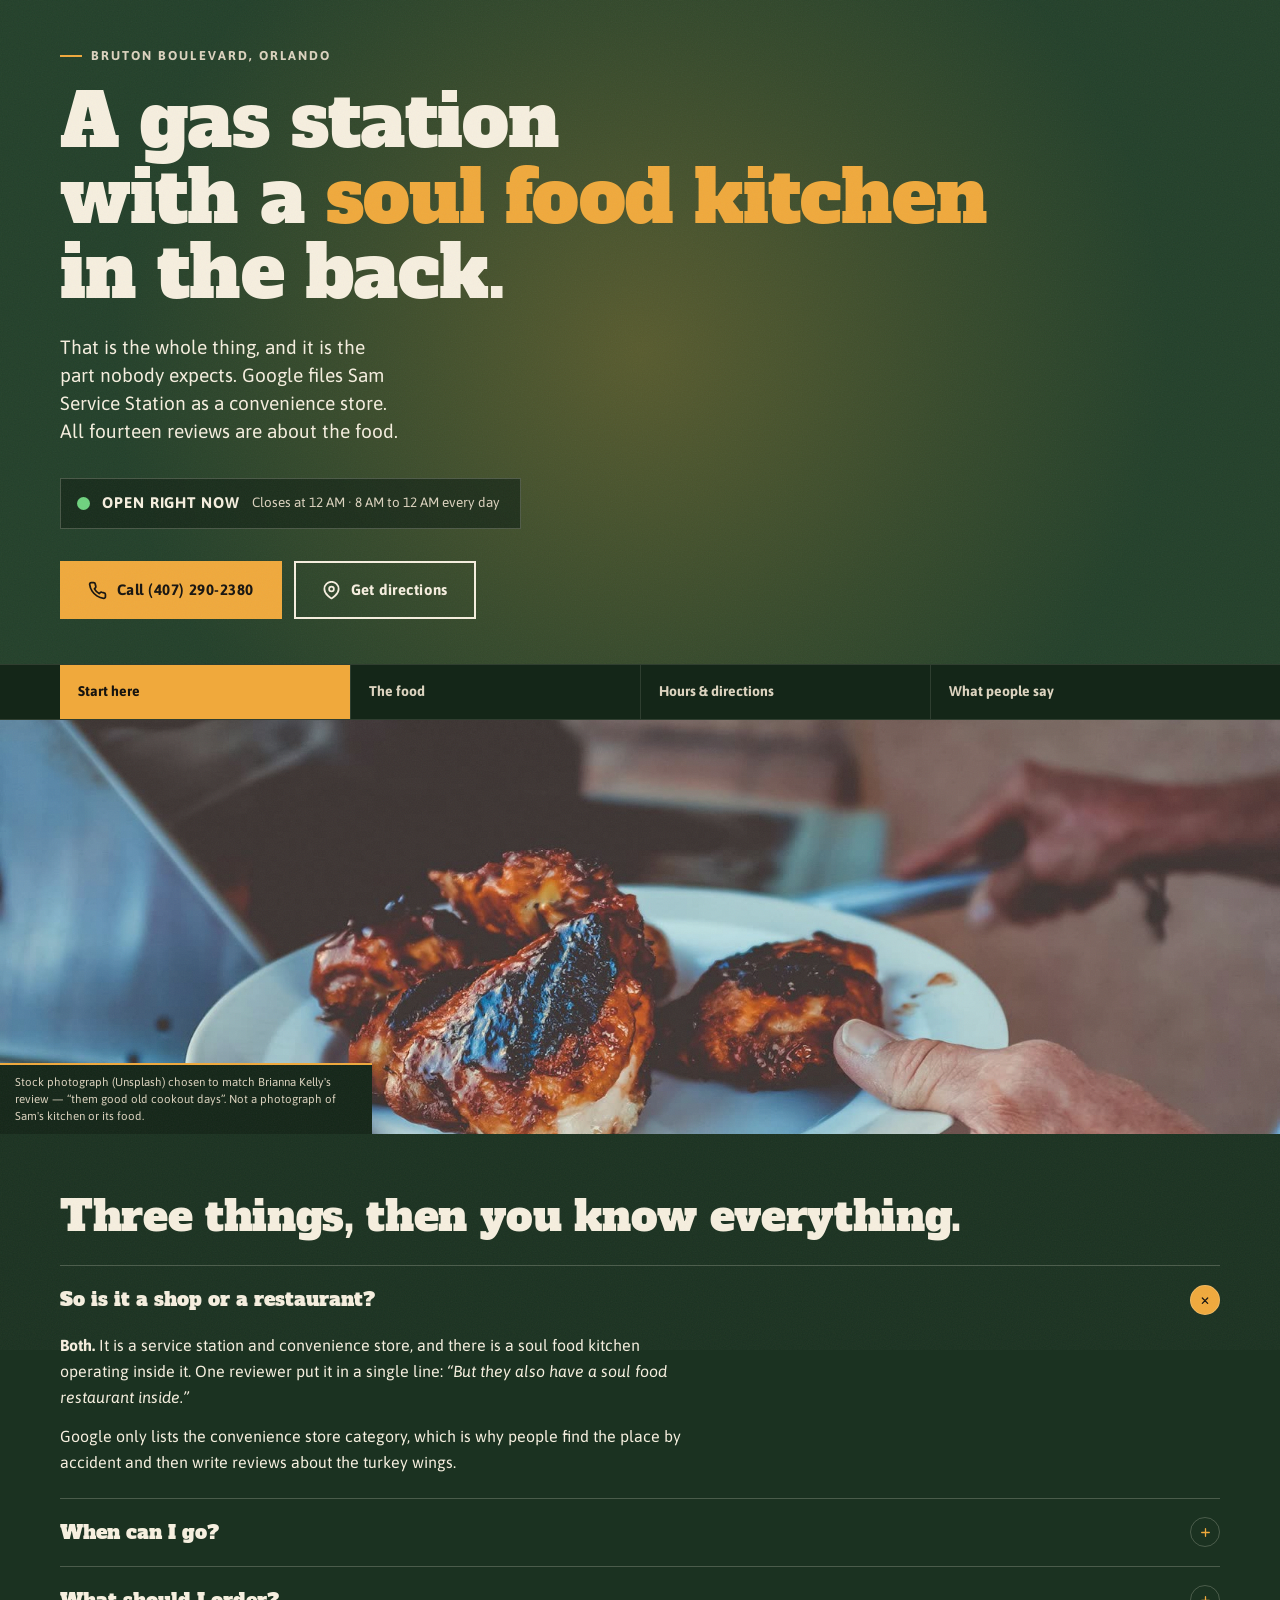
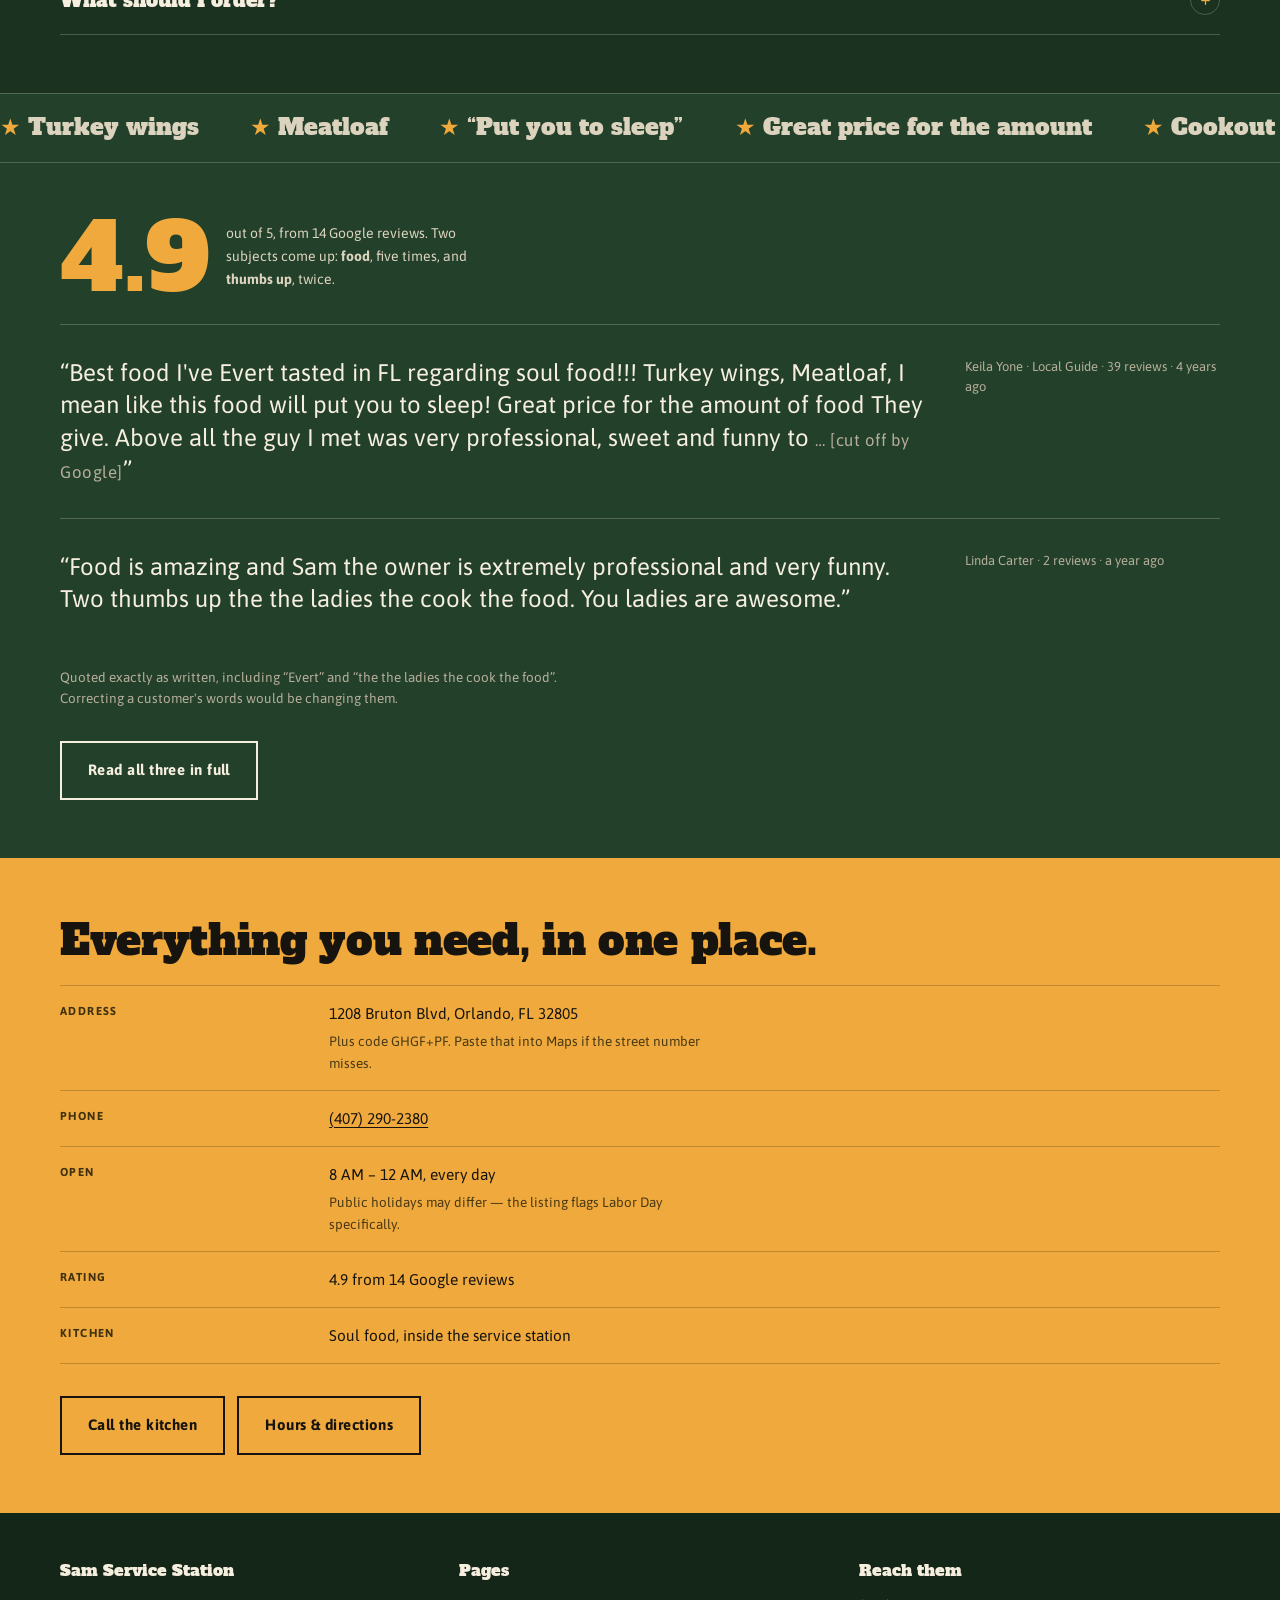
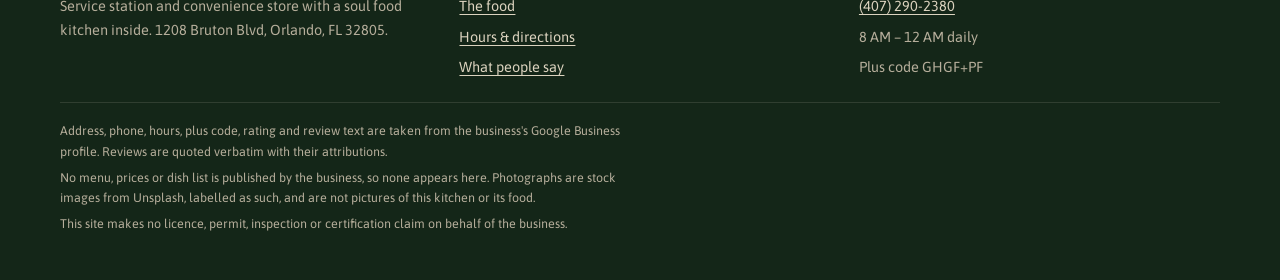
<file: index.html>
<!DOCTYPE html>
<html lang="en">
<head>
<meta charset="utf-8">
<meta name="viewport" content="width=device-width, initial-scale=1">
<title>Sam Service Station — soul food kitchen, 1208 Bruton Blvd, Orlando</title>
<meta name="description" content="A service station on Bruton Blvd with a soul food kitchen inside. Open 8 AM to 12 AM every day. 4.9 from 14 reviews. Call (407) 290-2380.">
<link rel="canonical" href="https://stevelouisjean0-byte.github.io/sam-service-station/index.html">
<meta name="theme-color" content="#23402A">
<link rel="icon" href="assets/favicon.svg" type="image/svg+xml">

<meta property="og:type" content="website">
<meta property="og:site_name" content="Sam Service Station">
<meta property="og:title" content="Sam Service Station — soul food kitchen, Orlando">
<meta property="og:description" content="Google files it as a convenience store. Every review is about the food.">
<meta property="og:url" content="https://stevelouisjean0-byte.github.io/sam-service-station/index.html">
<meta name="twitter:card" content="summary_large_image">
<meta property="og:image" content="https://stevelouisjean0-byte.github.io/sam-service-station/assets/img/cookout.jpg">

<link rel="preconnect" href="https://fonts.googleapis.com">
<link rel="preconnect" href="https://fonts.gstatic.com" crossorigin>
<link rel="stylesheet" href="https://fonts.googleapis.com/css2?family=Alfa+Slab+One&family=Asap:wght@400;500;600;700&display=swap">
<link rel="stylesheet" href="assets/site.css">

<script type="application/ld+json">
{
  "@context": "https://schema.org",
  "@type": "Restaurant",
  "name": "Sam Service Station Inc LLC",
  "description": "Convenience store with a soul food kitchen inside.",
  "servesCuisine": "Soul food",
  "telephone": "+1-407-290-2380",
  "url": "https://stevelouisjean0-byte.github.io/sam-service-station/",
  "address": {
    "@type": "PostalAddress",
    "streetAddress": "1208 Bruton Blvd",
    "addressLocality": "Orlando",
    "addressRegion": "FL",
    "postalCode": "32805",
    "addressCountry": "US"
  },
  "openingHoursSpecification": [{
    "@type": "OpeningHoursSpecification",
    "dayOfWeek": ["Monday","Tuesday","Wednesday","Thursday","Friday","Saturday","Sunday"],
    "opens": "08:00",
    "closes": "00:00"
  }]
}
</script>
</head>
<body>

<span class="grain" aria-hidden="true"></span>
<a class="skip" href="#main">Skip to content</a>

<header class="band sign">
  <div class="hold">
    <p class="kind"><i aria-hidden="true"></i> Bruton Boulevard, Orlando</p>

    <h1 class="name">A gas station<br>with a <em>soul food kitchen</em><br>in the back.</h1>

    <p class="plain">That is the whole thing, and it is the part nobody expects. Google files Sam Service Station as a convenience store. All fourteen reviews are about the food.</p>

    <!-- Without JavaScript this still states the published hours, which are
         true at any hour. The script upgrades it to a live answer. -->
    <p class="now" data-now data-open="unknown">
      <span class="dot" aria-hidden="true"></span>
      <b data-now-label>Open 8 AM &ndash; 12 AM</b>
      <span data-now-detail>Every day of the week</span>
    </p>

    <div class="acts">
      <a class="btn btn--go" href="tel:+14072902380">
        <svg width="19" height="19" viewBox="0 0 24 24" fill="none" stroke="currentColor" stroke-width="2.2" stroke-linecap="round" stroke-linejoin="round" aria-hidden="true"><path d="M22 16.9v3a2 2 0 0 1-2.2 2 19.8 19.8 0 0 1-8.6-3.1 19.5 19.5 0 0 1-6-6A19.8 19.8 0 0 1 2.1 4.2 2 2 0 0 1 4.1 2h3a2 2 0 0 1 2 1.7c.1 1 .4 1.9.7 2.8a2 2 0 0 1-.5 2.1L8.1 9.9a16 16 0 0 0 6 6l1.3-1.3a2 2 0 0 1 2.1-.4c.9.3 1.8.6 2.8.7a2 2 0 0 1 1.7 2Z"/></svg>
        Call (407) 290-2380
      </a>
      <a class="btn" href="https://www.google.com/maps/search/?api=1&amp;query=Sam+Service+Station+1208+Bruton+Blvd+Orlando+FL+32805" target="_blank" rel="noopener">
        <svg width="19" height="19" viewBox="0 0 24 24" fill="none" stroke="currentColor" stroke-width="2.2" stroke-linecap="round" stroke-linejoin="round" aria-hidden="true"><path d="M21 10c0 7-9 12-9 12s-9-5-9-12a9 9 0 0 1 18 0Z"/><circle cx="12" cy="10" r="3"/></svg>
        Get directions
      </a>
    </div>
  </div>
</header>

<nav class="nav" aria-label="Main">
  <ul>
    <li><a href="index.html" aria-current="page">Start here</a></li>
    <li><a href="food.html">The food</a></li>
    <li><a href="visit.html">Hours &amp; directions</a></li>
    <li><a href="reviews.html">What people say</a></li>
  </ul>
</nav>

<main id="main">

  <figure class="plate">
    <img src="assets/img/cookout.jpg" width="1700" height="1294" alt="A plate of barbecued chicken being handed across, cooked outdoors" fetchpriority="high" decoding="async">
    <figcaption>Stock photograph (Unsplash) chosen to match Brianna Kelly&#39;s review &mdash; &ldquo;them good old cookout days&rdquo;. Not a photograph of Sam&#39;s kitchen or its food.</figcaption>
  </figure>

  <section class="band band--mid section">
    <div class="hold">
      <h2 class="h-big">Three things, then you know everything.</h2>

      <div class="qs">
        <details class="q" open>
          <summary>So is it a shop or a restaurant?<span class="q-mark" aria-hidden="true"><svg width="13" height="13" viewBox="0 0 24 24" fill="none" stroke="currentColor" stroke-width="2.4" stroke-linecap="round"><path d="M12 5v14M5 12h14"/></svg></span></summary>
          <div class="q-body prose">
            <p><strong>Both.</strong> It is a service station and convenience store, and there is a soul food kitchen operating inside it. One reviewer put it in a single line: <em>&ldquo;But they also have a soul food restaurant inside.&rdquo;</em></p>
            <p>Google only lists the convenience store category, which is why people find the place by accident and then write reviews about the turkey wings.</p>
          </div>
        </details>

        <details class="q">
          <summary>When can I go?<span class="q-mark" aria-hidden="true"><svg width="13" height="13" viewBox="0 0 24 24" fill="none" stroke="currentColor" stroke-width="2.4" stroke-linecap="round"><path d="M12 5v14M5 12h14"/></svg></span></summary>
          <div class="q-body prose">
            <p><strong>8 AM to 12 AM, seven days a week.</strong> Same hours every day, including Sunday. The sign at the top of this page checks the clock on your device and tells you whether that means open right now.</p>
            <p>One caution the listing itself raises: on public holidays the hours may differ. Labor Day is flagged specifically. Ring first on a holiday.</p>
          </div>
        </details>

        <details class="q">
          <summary>What should I order?<span class="q-mark" aria-hidden="true"><svg width="13" height="13" viewBox="0 0 24 24" fill="none" stroke="currentColor" stroke-width="2.4" stroke-linecap="round"><path d="M12 5v14M5 12h14"/></svg></span></summary>
          <div class="q-body prose">
            <p>There is <strong>no menu published anywhere</strong>, so this site will not print one. What customers name by hand is <strong>turkey wings</strong> and <strong>meatloaf</strong>, both from the same review.</p>
            <p>The honest answer is to call and ask what is cooked today. <a href="food.html">The food page</a> lays out everything customers have actually said, and nothing else.</p>
          </div>
        </details>
      </div>
    </div>
  </section>

  <div class="ticker" tabindex="0" aria-label="Dishes customers have named in reviews">
    <div class="ticker-in" aria-hidden="true">
      <span>Turkey wings</span><span>Meatloaf</span><span>&ldquo;Put you to sleep&rdquo;</span><span>Great price for the amount</span><span>Cookout days</span><span>Two thumbs up</span>
      <span>Turkey wings</span><span>Meatloaf</span><span>&ldquo;Put you to sleep&rdquo;</span><span>Great price for the amount</span><span>Cookout days</span><span>Two thumbs up</span>
    </div>
    <p class="fine" style="position: absolute; left: -9999px">Turkey wings, meatloaf, and phrases quoted from customer reviews.</p>
  </div>

  <section class="band section">
    <div class="hold">
      <div class="score">
        <b>4.9</b>
        <span>out of 5, from 14 Google reviews. Two subjects come up: <strong>food</strong>, five times, and <strong>thumbs up</strong>, twice.</span>
      </div>

      <div class="said" style="margin-top: 26px">
        <q>Best food I&#39;ve Evert tasted in FL regarding soul food!!! Turkey wings, Meatloaf, I mean like this food will put you to sleep! Great price for the amount of food They give. Above all the guy I met was very professional, sweet and funny to <span class="trunc">&hellip; [cut off by Google]</span></q>
        <cite>Keila Yone &middot; Local Guide &middot; 39 reviews &middot; 4 years ago</cite>
      </div>

      <div class="said">
        <q>Food is amazing and Sam the owner is extremely professional and very funny. Two thumbs up the the ladies the cook the food. You ladies are awesome.</q>
        <cite>Linda Carter &middot; 2 reviews &middot; a year ago</cite>
      </div>

      <p class="fine" style="margin-top: 20px">Quoted exactly as written, including &ldquo;Evert&rdquo; and &ldquo;the the ladies the cook the food&rdquo;. Correcting a customer&#39;s words would be changing them.</p>

      <div class="acts">
        <a class="btn" href="reviews.html">Read all three in full</a>
      </div>
    </div>
  </section>

  <section class="band band--amber section">
    <div class="hold">
      <h2 class="h-big">Everything you need, in one place.</h2>
      <div class="facts">
        <div><span class="k">Address</span><span class="v">1208 Bruton Blvd, Orlando, FL 32805<small>Plus code GHGF+PF. Paste that into Maps if the street number misses.</small></span></div>
        <div><span class="k">Phone</span><span class="v"><a href="tel:+14072902380">(407) 290-2380</a></span></div>
        <div><span class="k">Open</span><span class="v">8 AM &ndash; 12 AM, every day<small>Public holidays may differ &mdash; the listing flags Labor Day specifically.</small></span></div>
        <div><span class="k">Rating</span><span class="v">4.9 from 14 Google reviews</span></div>
        <div><span class="k">Kitchen</span><span class="v">Soul food, inside the service station</span></div>
      </div>
      <div class="acts">
        <a class="btn" href="tel:+14072902380">Call the kitchen</a>
        <a class="btn" href="visit.html">Hours &amp; directions</a>
      </div>
    </div>
  </section>
</main>

<footer class="band foot">
  <div class="hold">
    <div class="foot-grid">
      <div>
        <h4>Sam Service Station</h4>
        <p>Service station and convenience store with a soul food kitchen inside. 1208 Bruton Blvd, Orlando, FL 32805.</p>
      </div>
      <div>
        <h4>Pages</h4>
        <ul>
          <li><a href="food.html">The food</a></li>
          <li><a href="visit.html">Hours &amp; directions</a></li>
          <li><a href="reviews.html">What people say</a></li>
        </ul>
      </div>
      <div>
        <h4>Reach them</h4>
        <ul>
          <li><a href="tel:+14072902380">(407) 290-2380</a></li>
          <li>8 AM &ndash; 12 AM daily</li>
          <li>Plus code GHGF+PF</li>
        </ul>
      </div>
    </div>
    <div class="foot-legal">
      <p>Address, phone, hours, plus code, rating and review text are taken from the business&#39;s Google Business profile. Reviews are quoted verbatim with their attributions.</p>
      <p>No menu, prices or dish list is published by the business, so none appears here. Photographs are stock images from Unsplash, labelled as such, and are not pictures of this kitchen or its food.</p>
      <p>This site makes no licence, permit, inspection or certification claim on behalf of the business.</p>
    </div>
  </div>
</footer>

<nav class="callbar" aria-label="Quick actions">
  <a class="solid" href="tel:+14072902380">Call</a>
  <a href="https://www.google.com/maps/search/?api=1&amp;query=Sam+Service+Station+1208+Bruton+Blvd+Orlando+FL+32805" target="_blank" rel="noopener">Directions</a>
</nav>

<script>
/* The live open sign, and today's row in the hours table.
   Hours are identical every day: 08:00 to 24:00 (midnight). So the only
   question is whether the local hour is 8 or later. No dependencies, and
   the markup already reads correctly if this never runs. */
(function () {
  var OPEN_HOUR = 8;
  function update() {
    var now = new Date();
    var open = now.getHours() >= OPEN_HOUR;
    var box = document.querySelector("[data-now]");
    if (box) {
      box.setAttribute("data-open", open ? "yes" : "no");
      var label = box.querySelector("[data-now-label]");
      var detail = box.querySelector("[data-now-detail]");
      if (label) label.textContent = open ? "Open right now" : "Closed right now";
      if (detail) detail.textContent = open
        ? "Closes at 12 AM · 8 AM to 12 AM every day"
        : "Opens at 8 AM · 8 AM to 12 AM every day";
    }
    var rows = document.querySelectorAll("[data-day]");
    for (var i = 0; i < rows.length; i++) {
      rows[i].setAttribute("data-today", Number(rows[i].getAttribute("data-day")) === now.getDay() ? "yes" : "no");
    }
  }
  update();
  setInterval(update, 60000);
})();
</script>

</body>
</html>
</file>
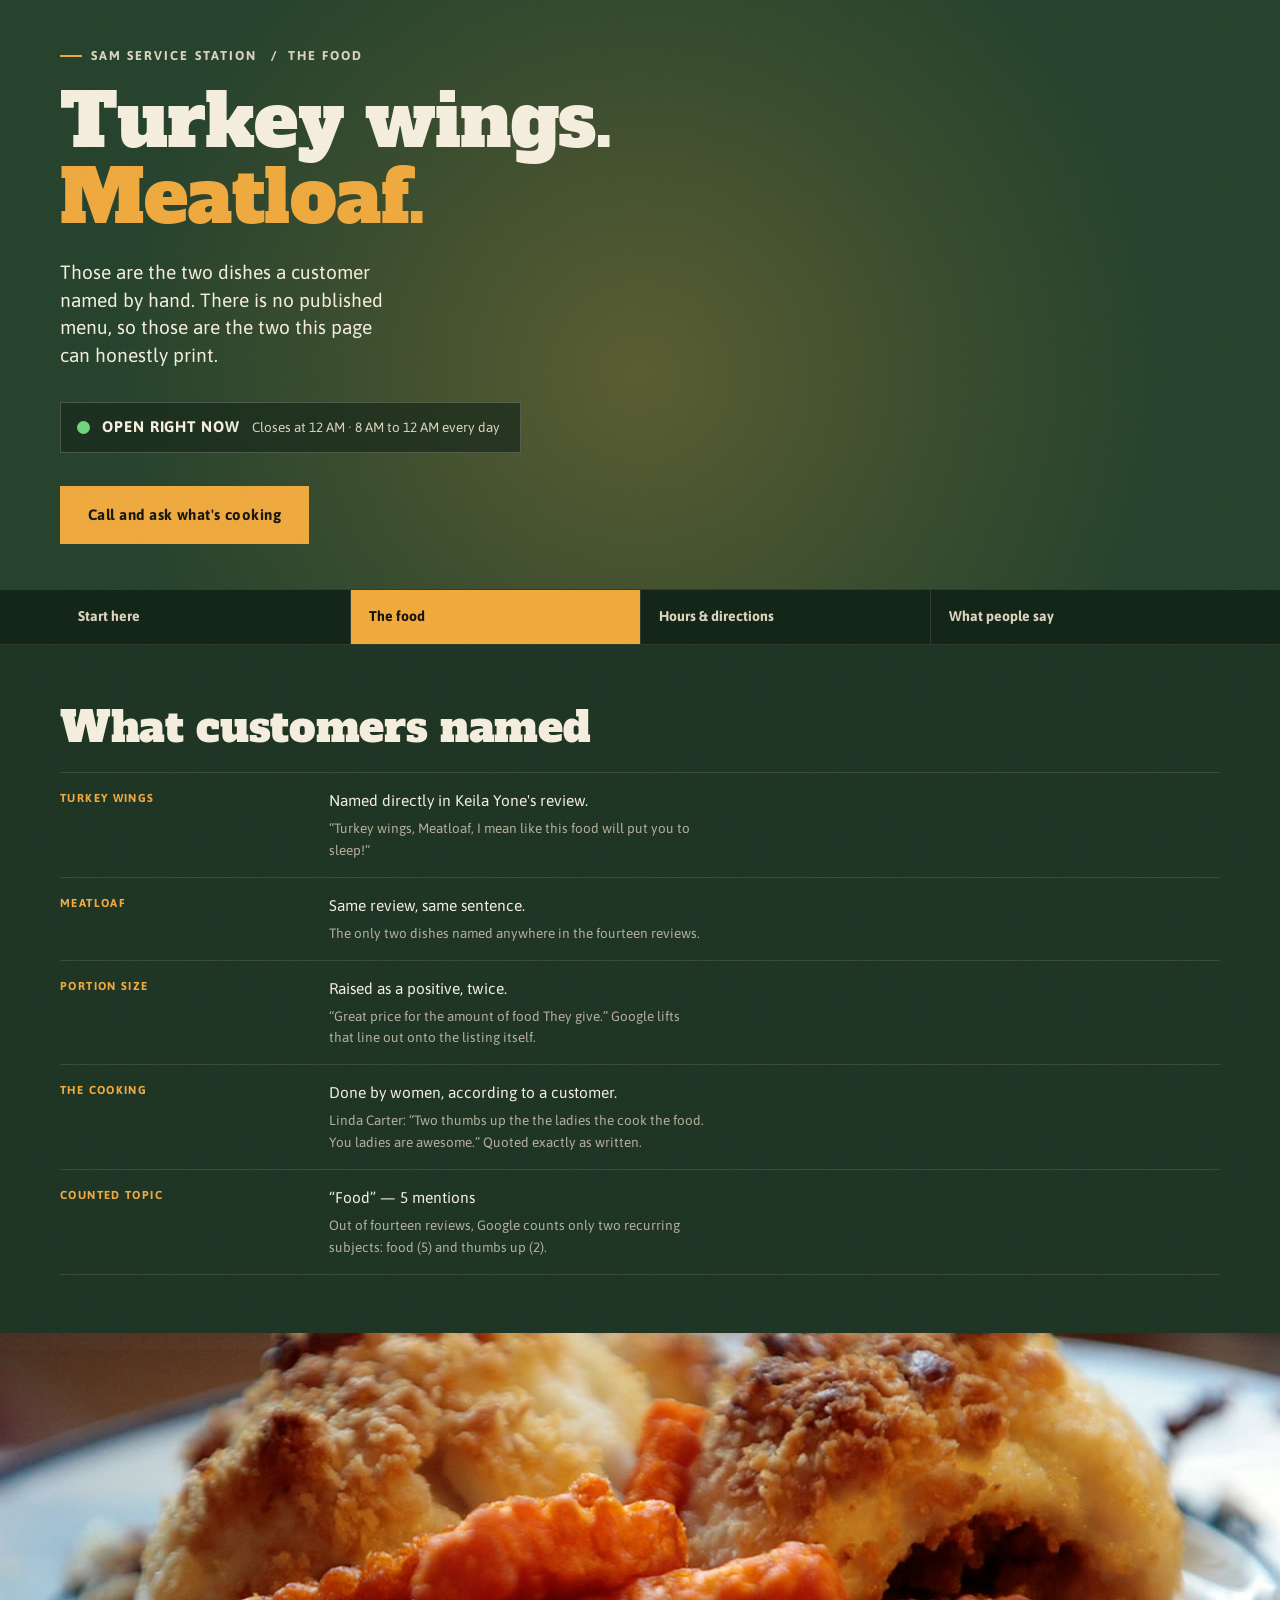
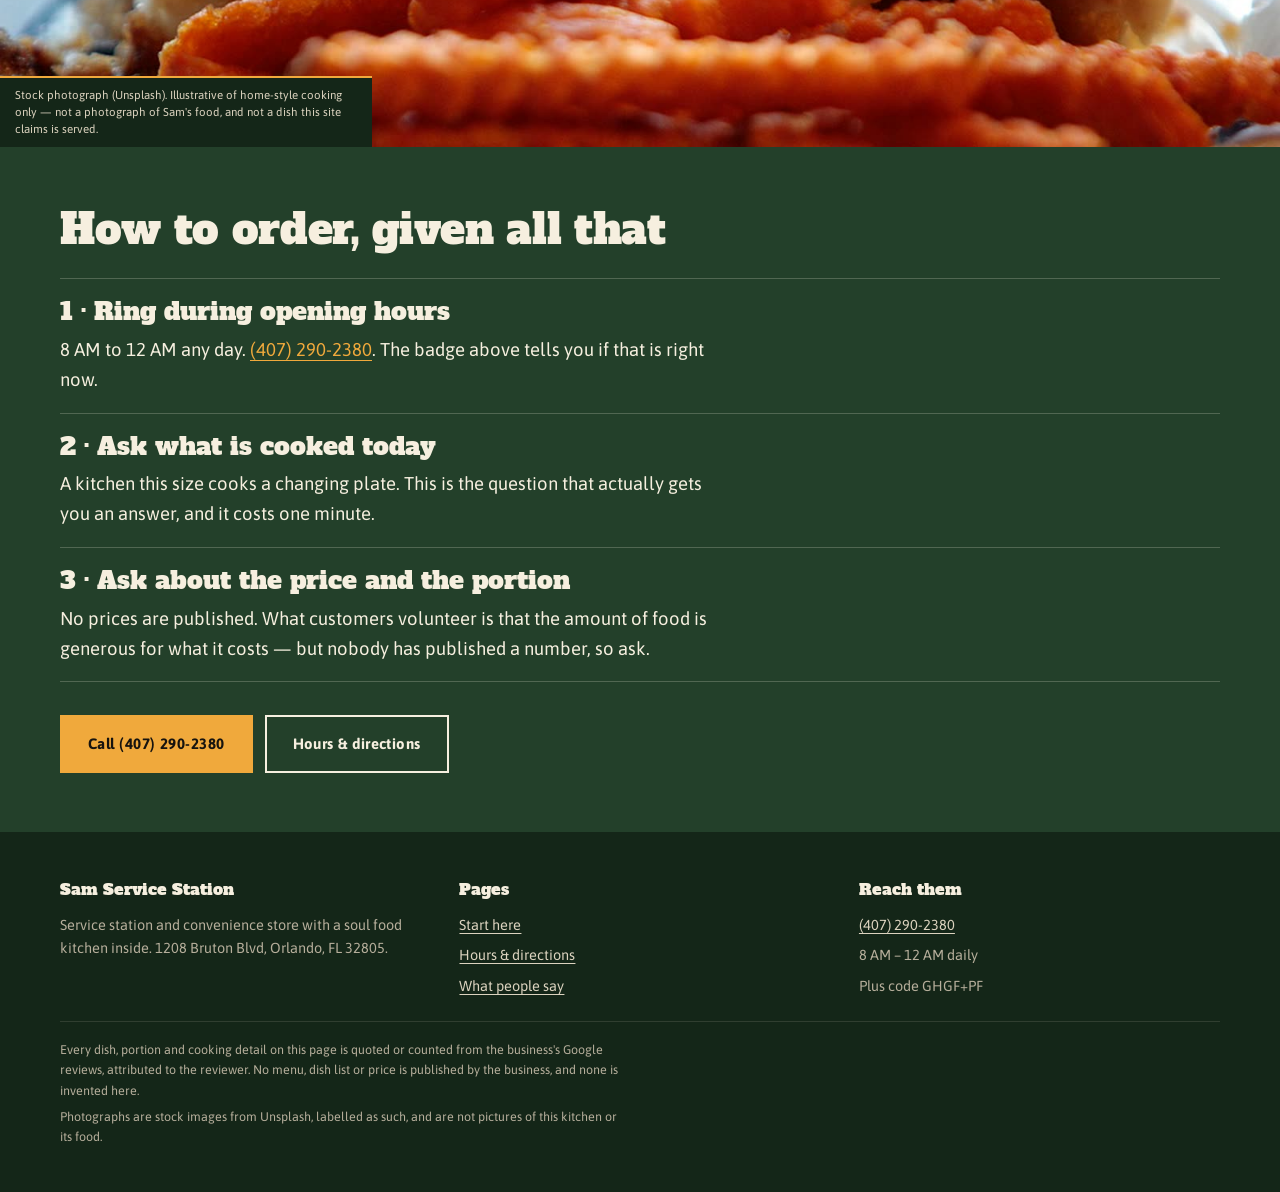
<file: food.html>
<!DOCTYPE html>
<html lang="en">
<head>
<meta charset="utf-8">
<meta name="viewport" content="width=device-width, initial-scale=1">
<title>The food — Sam Service Station, Orlando</title>
<meta name="description" content="Turkey wings and meatloaf are the two dishes customers name. There is no published menu, so this page prints what people actually said and nothing more.">
<link rel="canonical" href="https://stevelouisjean0-byte.github.io/sam-service-station/food.html">
<meta name="theme-color" content="#23402A">
<link rel="icon" href="assets/favicon.svg" type="image/svg+xml">

<meta property="og:type" content="website">
<meta property="og:site_name" content="Sam Service Station">
<meta property="og:title" content="The food — Sam Service Station">
<meta property="og:description" content="Turkey wings. Meatloaf. And an honest note about the menu nobody has published.">
<meta property="og:url" content="https://stevelouisjean0-byte.github.io/sam-service-station/food.html">
<meta name="twitter:card" content="summary">

<link rel="preconnect" href="https://fonts.googleapis.com">
<link rel="preconnect" href="https://fonts.gstatic.com" crossorigin>
<link rel="stylesheet" href="https://fonts.googleapis.com/css2?family=Alfa+Slab+One&family=Asap:wght@400;500;600;700&display=swap">
<link rel="stylesheet" href="assets/site.css">
</head>
<body>

<span class="grain" aria-hidden="true"></span>
<a class="skip" href="#main">Skip to content</a>

<header class="band sign">
  <div class="hold">
    <p class="kind"><i aria-hidden="true"></i> <a href="index.html" style="color: var(--cream-2); text-decoration: none">Sam Service Station</a> &nbsp;/&nbsp; The food</p>
    <h1 class="name">Turkey wings.<br><em>Meatloaf.</em></h1>
    <p class="plain">Those are the two dishes a customer named by hand. There is no published menu, so those are the two this page can honestly print.</p>
    <p class="now" data-now data-open="unknown">
      <span class="dot" aria-hidden="true"></span>
      <b data-now-label>Open 8 AM &ndash; 12 AM</b>
      <span data-now-detail>Every day of the week</span>
    </p>
    <div class="acts">
      <a class="btn btn--go" href="tel:+14072902380">Call and ask what&#39;s cooking</a>
    </div>
  </div>
</header>

<nav class="nav" aria-label="Main">
  <ul>
    <li><a href="index.html">Start here</a></li>
    <li><a href="food.html" aria-current="page">The food</a></li>
    <li><a href="visit.html">Hours &amp; directions</a></li>
    <li><a href="reviews.html">What people say</a></li>
  </ul>
</nav>

<main id="main">


  <section class="band band--mid section">
    <div class="hold">
      <h2 class="h-big">What customers named</h2>

      <div class="facts">
        <div>
          <span class="k">Turkey wings</span>
          <span class="v">Named directly in Keila Yone&#39;s review.<small>&ldquo;Turkey wings, Meatloaf, I mean like this food will put you to sleep!&rdquo;</small></span>
        </div>
        <div>
          <span class="k">Meatloaf</span>
          <span class="v">Same review, same sentence.<small>The only two dishes named anywhere in the fourteen reviews.</small></span>
        </div>
        <div>
          <span class="k">Portion size</span>
          <span class="v">Raised as a positive, twice.<small>&ldquo;Great price for the amount of food They give.&rdquo; Google lifts that line out onto the listing itself.</small></span>
        </div>
        <div>
          <span class="k">The cooking</span>
          <span class="v">Done by women, according to a customer.<small>Linda Carter: &ldquo;Two thumbs up the the ladies the cook the food. You ladies are awesome.&rdquo; Quoted exactly as written.</small></span>
        </div>
        <div>
          <span class="k">Counted topic</span>
          <span class="v">&ldquo;Food&rdquo; &mdash; 5 mentions<small>Out of fourteen reviews, Google counts only two recurring subjects: food (5) and thumbs up (2).</small></span>
        </div>
      </div>
    </div>
  </section>

  <figure class="plate">
    <img src="assets/img/plate.jpg" width="1600" height="1066" alt="A home-style plate of fried chicken with sweet potato fries" loading="lazy" decoding="async">
    <figcaption>Stock photograph (Unsplash). Illustrative of home-style cooking only &mdash; not a photograph of Sam&#39;s food, and not a dish this site claims is served.</figcaption>
  </figure>

  <section class="band section">
    <div class="hold">
      <h2 class="h-big">How to order, given all that</h2>
      <ol class="qs" style="list-style: none; padding: 0">
        <li class="q" style="padding: 18px 0">
          <p class="h-mid">1 &middot; Ring during opening hours</p>
          <p class="prose" style="margin-top: 8px">8 AM to 12 AM any day. <a href="tel:+14072902380">(407) 290-2380</a>. The badge above tells you if that is right now.</p>
        </li>
        <li class="q" style="padding: 18px 0">
          <p class="h-mid">2 &middot; Ask what is cooked today</p>
          <p class="prose" style="margin-top: 8px">A kitchen this size cooks a changing plate. This is the question that actually gets you an answer, and it costs one minute.</p>
        </li>
        <li class="q" style="padding: 18px 0">
          <p class="h-mid">3 &middot; Ask about the price and the portion</p>
          <p class="prose" style="margin-top: 8px">No prices are published. What customers volunteer is that the amount of food is generous for what it costs &mdash; but nobody has published a number, so ask.</p>
        </li>
      </ol>

      <div class="acts">
        <a class="btn btn--go" href="tel:+14072902380">Call (407) 290-2380</a>
        <a class="btn" href="visit.html">Hours &amp; directions</a>
      </div>
    </div>
  </section>
</main>

<footer class="band foot">
  <div class="hold">
    <div class="foot-grid">
      <div>
        <h4>Sam Service Station</h4>
        <p>Service station and convenience store with a soul food kitchen inside. 1208 Bruton Blvd, Orlando, FL 32805.</p>
      </div>
      <div>
        <h4>Pages</h4>
        <ul>
          <li><a href="index.html">Start here</a></li>
          <li><a href="visit.html">Hours &amp; directions</a></li>
          <li><a href="reviews.html">What people say</a></li>
        </ul>
      </div>
      <div>
        <h4>Reach them</h4>
        <ul>
          <li><a href="tel:+14072902380">(407) 290-2380</a></li>
          <li>8 AM &ndash; 12 AM daily</li>
          <li>Plus code GHGF+PF</li>
        </ul>
      </div>
    </div>
    <div class="foot-legal">
      <p>Every dish, portion and cooking detail on this page is quoted or counted from the business&#39;s Google reviews, attributed to the reviewer. No menu, dish list or price is published by the business, and none is invented here.</p>
      <p>Photographs are stock images from Unsplash, labelled as such, and are not pictures of this kitchen or its food.</p>
    </div>
  </div>
</footer>

<nav class="callbar" aria-label="Quick actions">
  <a class="solid" href="tel:+14072902380">Call</a>
  <a href="https://www.google.com/maps/search/?api=1&amp;query=Sam+Service+Station+1208+Bruton+Blvd+Orlando+FL+32805" target="_blank" rel="noopener">Directions</a>
</nav>

<script>
(function () {
  var OPEN_HOUR = 8;
  function update() {
    var now = new Date();
    var open = now.getHours() >= OPEN_HOUR;
    var box = document.querySelector("[data-now]");
    if (box) {
      box.setAttribute("data-open", open ? "yes" : "no");
      var label = box.querySelector("[data-now-label]");
      var detail = box.querySelector("[data-now-detail]");
      if (label) label.textContent = open ? "Open right now" : "Closed right now";
      if (detail) detail.textContent = open
        ? "Closes at 12 AM · 8 AM to 12 AM every day"
        : "Opens at 8 AM · 8 AM to 12 AM every day";
    }
    var rows = document.querySelectorAll("[data-day]");
    for (var i = 0; i < rows.length; i++) {
      rows[i].setAttribute("data-today", Number(rows[i].getAttribute("data-day")) === now.getDay() ? "yes" : "no");
    }
  }
  update();
  setInterval(update, 60000);
})();
</script>

</body>
</html>
</file>
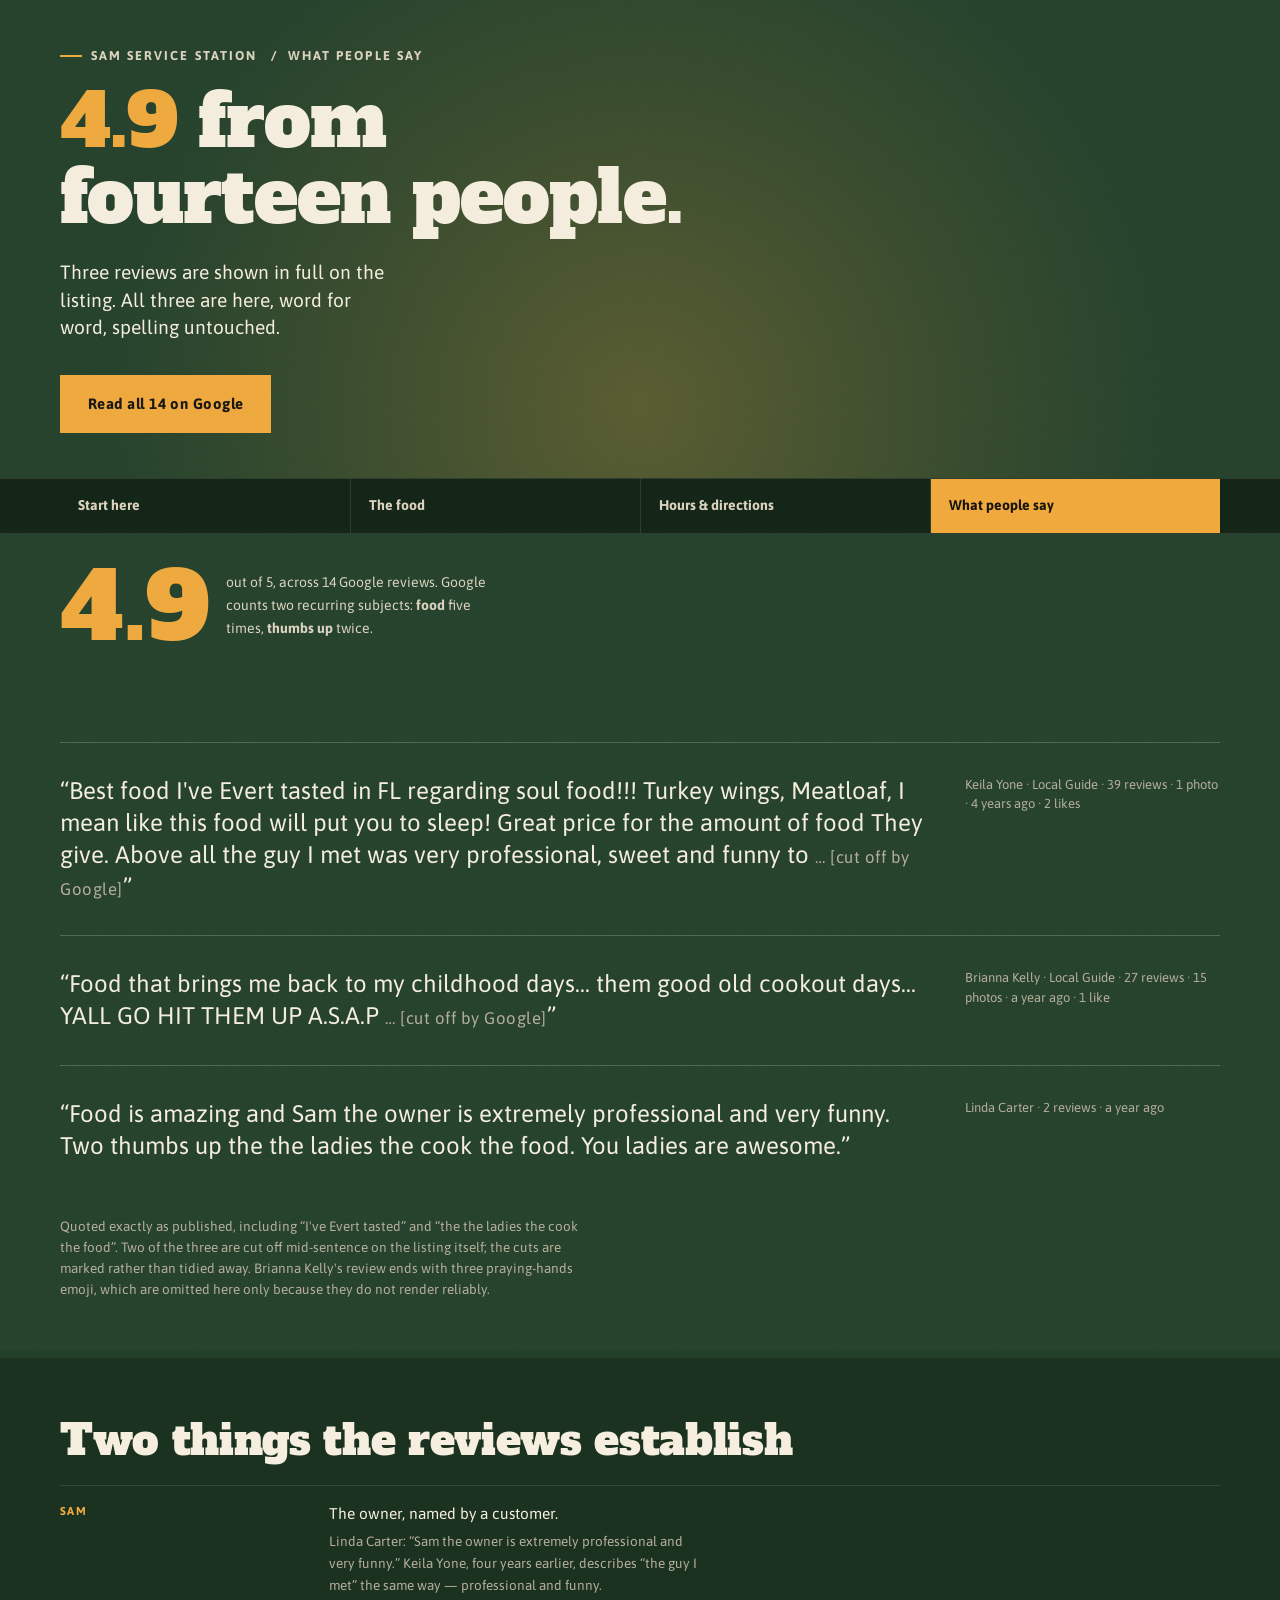
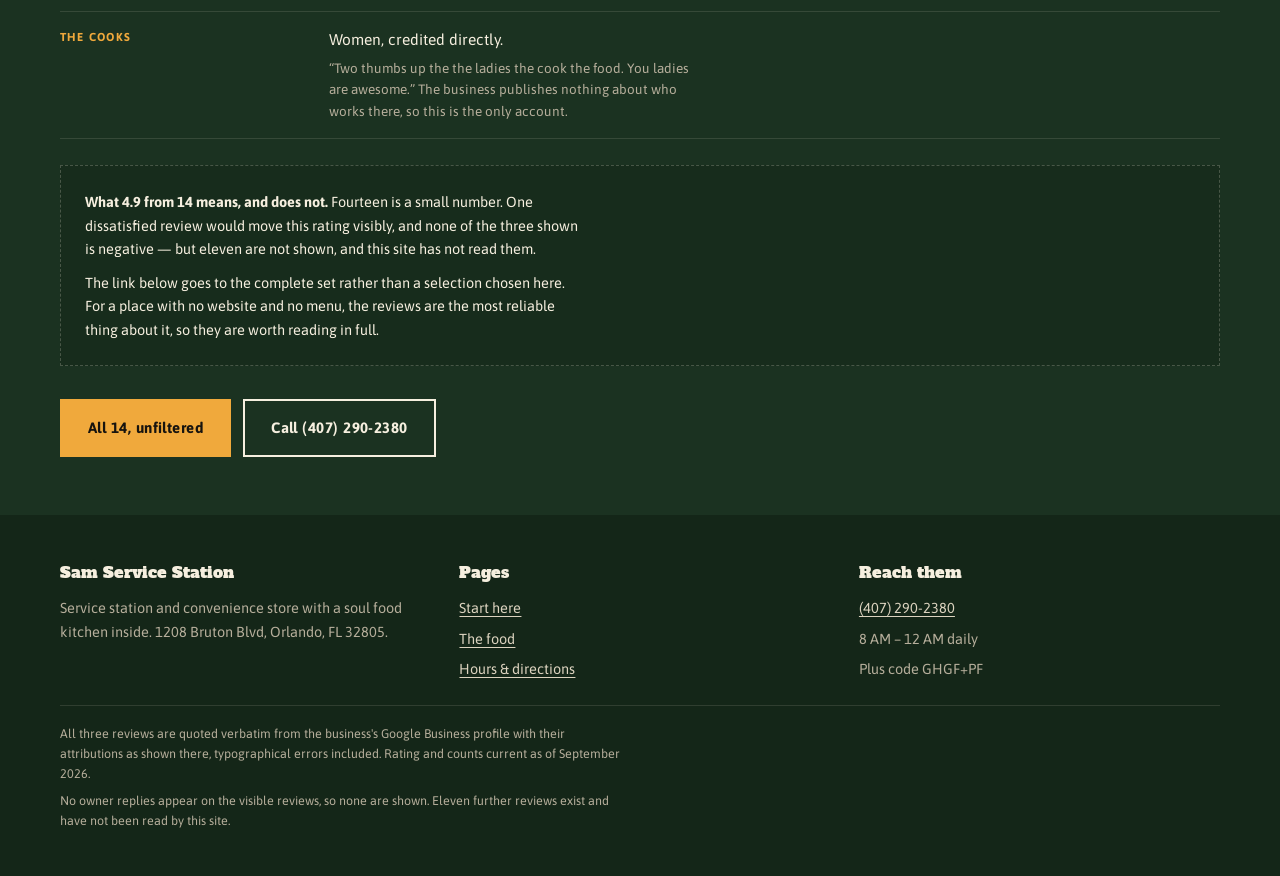
<file: reviews.html>
<!DOCTYPE html>
<html lang="en">
<head>
<meta charset="utf-8">
<meta name="viewport" content="width=device-width, initial-scale=1">
<title>What people say — Sam Service Station, Orlando</title>
<meta name="description" content="4.9 from 14 Google reviews, quoted verbatim including the typos. Sam is the owner; customers credit the women who cook.">
<link rel="canonical" href="https://stevelouisjean0-byte.github.io/sam-service-station/reviews.html">
<meta name="theme-color" content="#23402A">
<link rel="icon" href="assets/favicon.svg" type="image/svg+xml">

<meta property="og:type" content="website">
<meta property="og:site_name" content="Sam Service Station">
<meta property="og:title" content="What people say — Sam Service Station">
<meta property="og:description" content="4.9 from 14. Quoted exactly as written, typos included.">
<meta property="og:url" content="https://stevelouisjean0-byte.github.io/sam-service-station/reviews.html">
<meta name="twitter:card" content="summary">

<link rel="preconnect" href="https://fonts.googleapis.com">
<link rel="preconnect" href="https://fonts.gstatic.com" crossorigin>
<link rel="stylesheet" href="https://fonts.googleapis.com/css2?family=Alfa+Slab+One&family=Asap:wght@400;500;600;700&display=swap">
<link rel="stylesheet" href="assets/site.css">
</head>
<body>

<span class="grain" aria-hidden="true"></span>
<a class="skip" href="#main">Skip to content</a>

<header class="band sign">
  <div class="hold">
    <p class="kind"><i aria-hidden="true"></i> <a href="index.html" style="color: var(--cream-2); text-decoration: none">Sam Service Station</a> &nbsp;/&nbsp; What people say</p>
    <h1 class="name"><em>4.9</em> from<br>fourteen people.</h1>
    <p class="plain">Three reviews are shown in full on the listing. All three are here, word for word, spelling untouched.</p>
    <div class="acts">
      <a class="btn btn--go" href="https://www.google.com/search?q=Sam+Service+Station+1208+Bruton+Blvd+Orlando+reviews" target="_blank" rel="noopener">Read all 14 on Google</a>
    </div>
  </div>
</header>

<nav class="nav" aria-label="Main">
  <ul>
    <li><a href="index.html">Start here</a></li>
    <li><a href="food.html">The food</a></li>
    <li><a href="visit.html">Hours &amp; directions</a></li>
    <li><a href="reviews.html" aria-current="page">What people say</a></li>
  </ul>
</nav>

<main id="main">

  <section class="band section-sm">
    <div class="hold">
      <div class="score">
        <b>4.9</b>
        <span>out of 5, across 14 Google reviews. Google counts two recurring subjects: <strong>food</strong> five times, <strong>thumbs up</strong> twice.</span>
      </div>
    </div>
  </section>

  <section class="band section">
    <div class="hold">
      <div class="said">
        <q>Best food I&#39;ve Evert tasted in FL regarding soul food!!! Turkey wings, Meatloaf, I mean like this food will put you to sleep! Great price for the amount of food They give. Above all the guy I met was very professional, sweet and funny to <span class="trunc">&hellip; [cut off by Google]</span></q>
        <cite>Keila Yone &middot; Local Guide &middot; 39 reviews &middot; 1 photo &middot; 4 years ago &middot; 2 likes</cite>
      </div>

      <div class="said">
        <q>Food that brings me back to my childhood days&hellip; them good old cookout days&hellip; YALL GO HIT THEM UP A.S.A.P <span class="trunc">&hellip; [cut off by Google]</span></q>
        <cite>Brianna Kelly &middot; Local Guide &middot; 27 reviews &middot; 15 photos &middot; a year ago &middot; 1 like</cite>
      </div>

      <div class="said">
        <q>Food is amazing and Sam the owner is extremely professional and very funny. Two thumbs up the the ladies the cook the food. You ladies are awesome.</q>
        <cite>Linda Carter &middot; 2 reviews &middot; a year ago</cite>
      </div>

      <p class="fine" style="margin-top: 22px">Quoted exactly as published, including &ldquo;I&#39;ve Evert tasted&rdquo; and &ldquo;the the ladies the cook the food&rdquo;. Two of the three are cut off mid-sentence on the listing itself; the cuts are marked rather than tidied away. Brianna Kelly&#39;s review ends with three praying-hands emoji, which are omitted here only because they do not render reliably.</p>
    </div>
  </section>

  <section class="band band--mid section">
    <div class="hold">
      <h2 class="h-big">Two things the reviews establish</h2>
      <div class="facts">
        <div>
          <span class="k">Sam</span>
          <span class="v">The owner, named by a customer.<small>Linda Carter: &ldquo;Sam the owner is extremely professional and very funny.&rdquo; Keila Yone, four years earlier, describes &ldquo;the guy I met&rdquo; the same way &mdash; professional and funny.</small></span>
        </div>
        <div>
          <span class="k">The cooks</span>
          <span class="v">Women, credited directly.<small>&ldquo;Two thumbs up the the ladies the cook the food. You ladies are awesome.&rdquo; The business publishes nothing about who works there, so this is the only account.</small></span>
        </div>
      </div>

      <div class="blank">
        <p><strong>What 4.9 from 14 means, and does not.</strong> Fourteen is a small number. One dissatisfied review would move this rating visibly, and none of the three shown is negative &mdash; but eleven are not shown, and this site has not read them.</p>
        <p>The link below goes to the complete set rather than a selection chosen here. For a place with no website and no menu, the reviews are the most reliable thing about it, so they are worth reading in full.</p>
      </div>

      <div class="acts">
        <a class="btn btn--go" href="https://www.google.com/search?q=Sam+Service+Station+1208+Bruton+Blvd+Orlando+reviews" target="_blank" rel="noopener">All 14, unfiltered</a>
        <a class="btn" href="tel:+14072902380">Call (407) 290-2380</a>
      </div>
    </div>
  </section>
</main>

<footer class="band foot">
  <div class="hold">
    <div class="foot-grid">
      <div>
        <h4>Sam Service Station</h4>
        <p>Service station and convenience store with a soul food kitchen inside. 1208 Bruton Blvd, Orlando, FL 32805.</p>
      </div>
      <div>
        <h4>Pages</h4>
        <ul>
          <li><a href="index.html">Start here</a></li>
          <li><a href="food.html">The food</a></li>
          <li><a href="visit.html">Hours &amp; directions</a></li>
        </ul>
      </div>
      <div>
        <h4>Reach them</h4>
        <ul>
          <li><a href="tel:+14072902380">(407) 290-2380</a></li>
          <li>8 AM &ndash; 12 AM daily</li>
          <li>Plus code GHGF+PF</li>
        </ul>
      </div>
    </div>
    <div class="foot-legal">
      <p>All three reviews are quoted verbatim from the business&#39;s Google Business profile with their attributions as shown there, typographical errors included. Rating and counts current as of September 2026.</p>
      <p>No owner replies appear on the visible reviews, so none are shown. Eleven further reviews exist and have not been read by this site.</p>
    </div>
  </div>
</footer>

<nav class="callbar" aria-label="Quick actions">
  <a class="solid" href="tel:+14072902380">Call</a>
  <a href="https://www.google.com/maps/search/?api=1&amp;query=Sam+Service+Station+1208+Bruton+Blvd+Orlando+FL+32805" target="_blank" rel="noopener">Directions</a>
</nav>

</body>
</html>
</file>
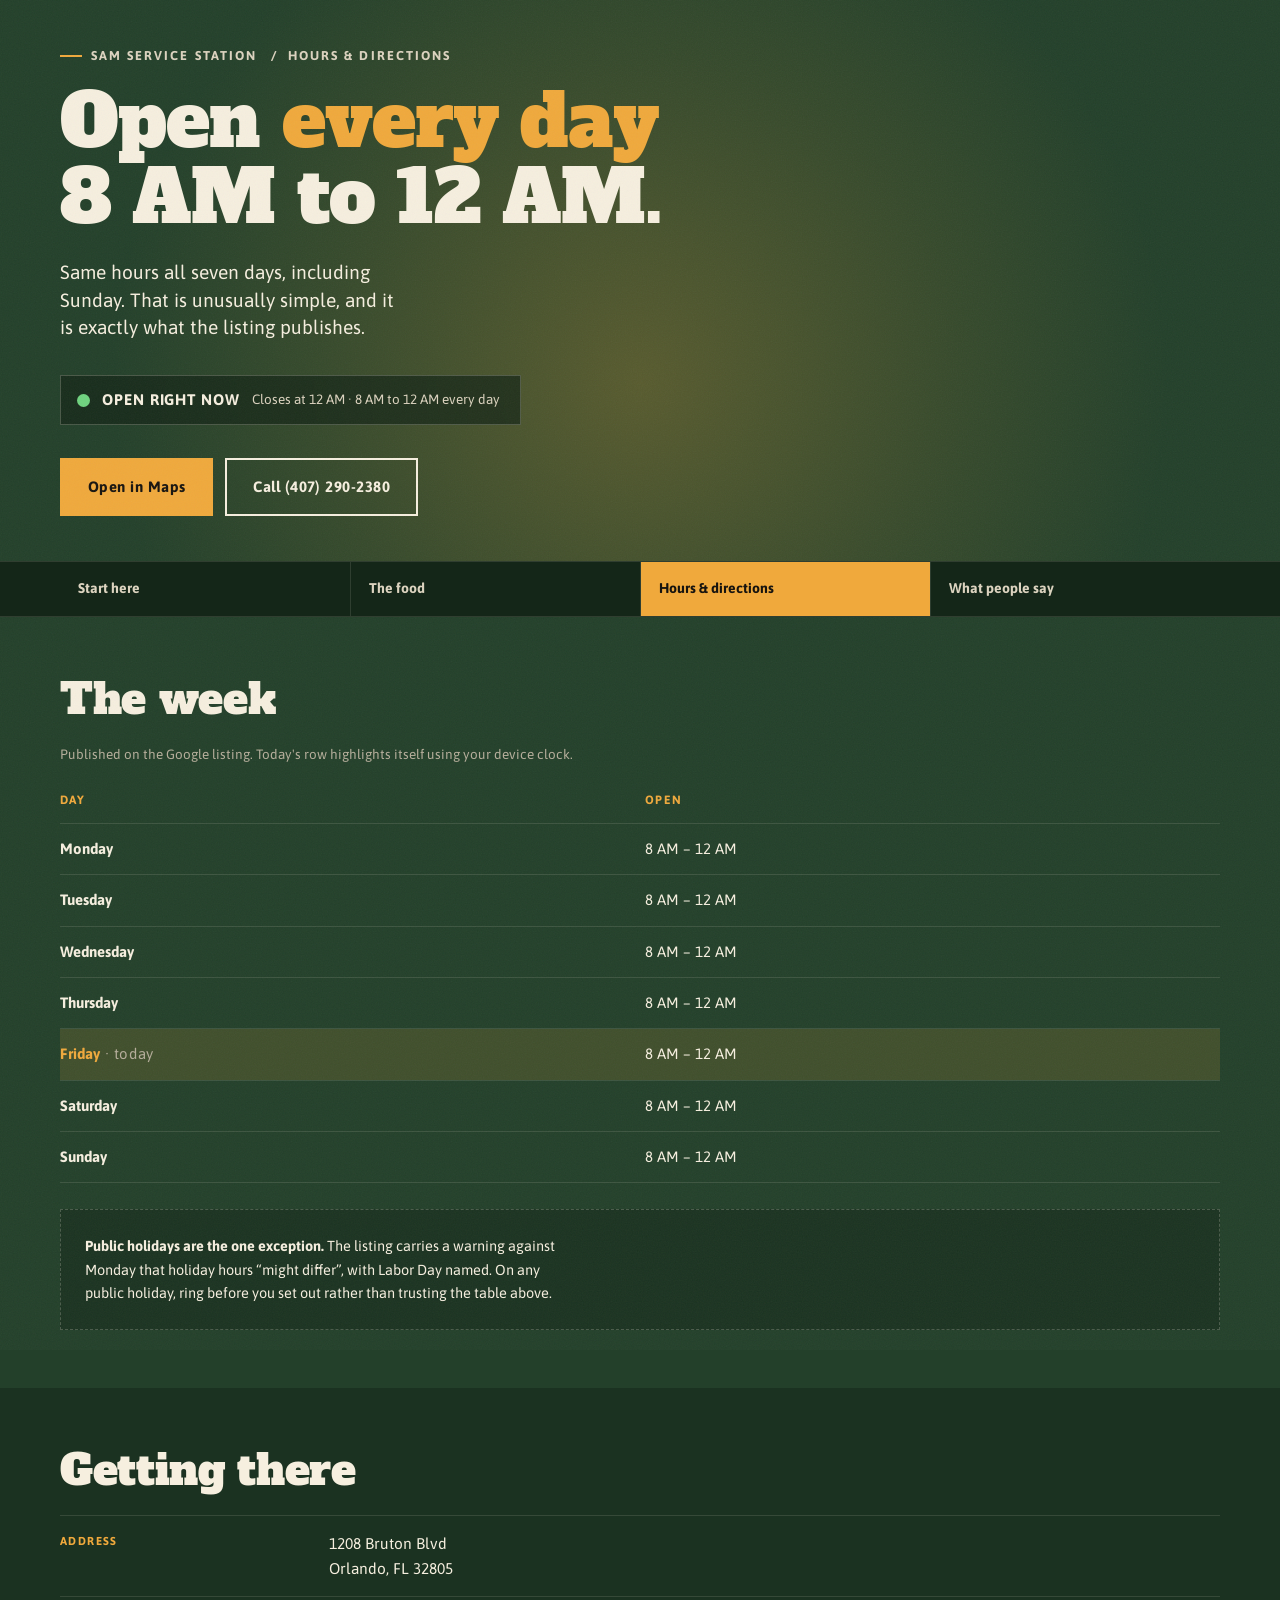
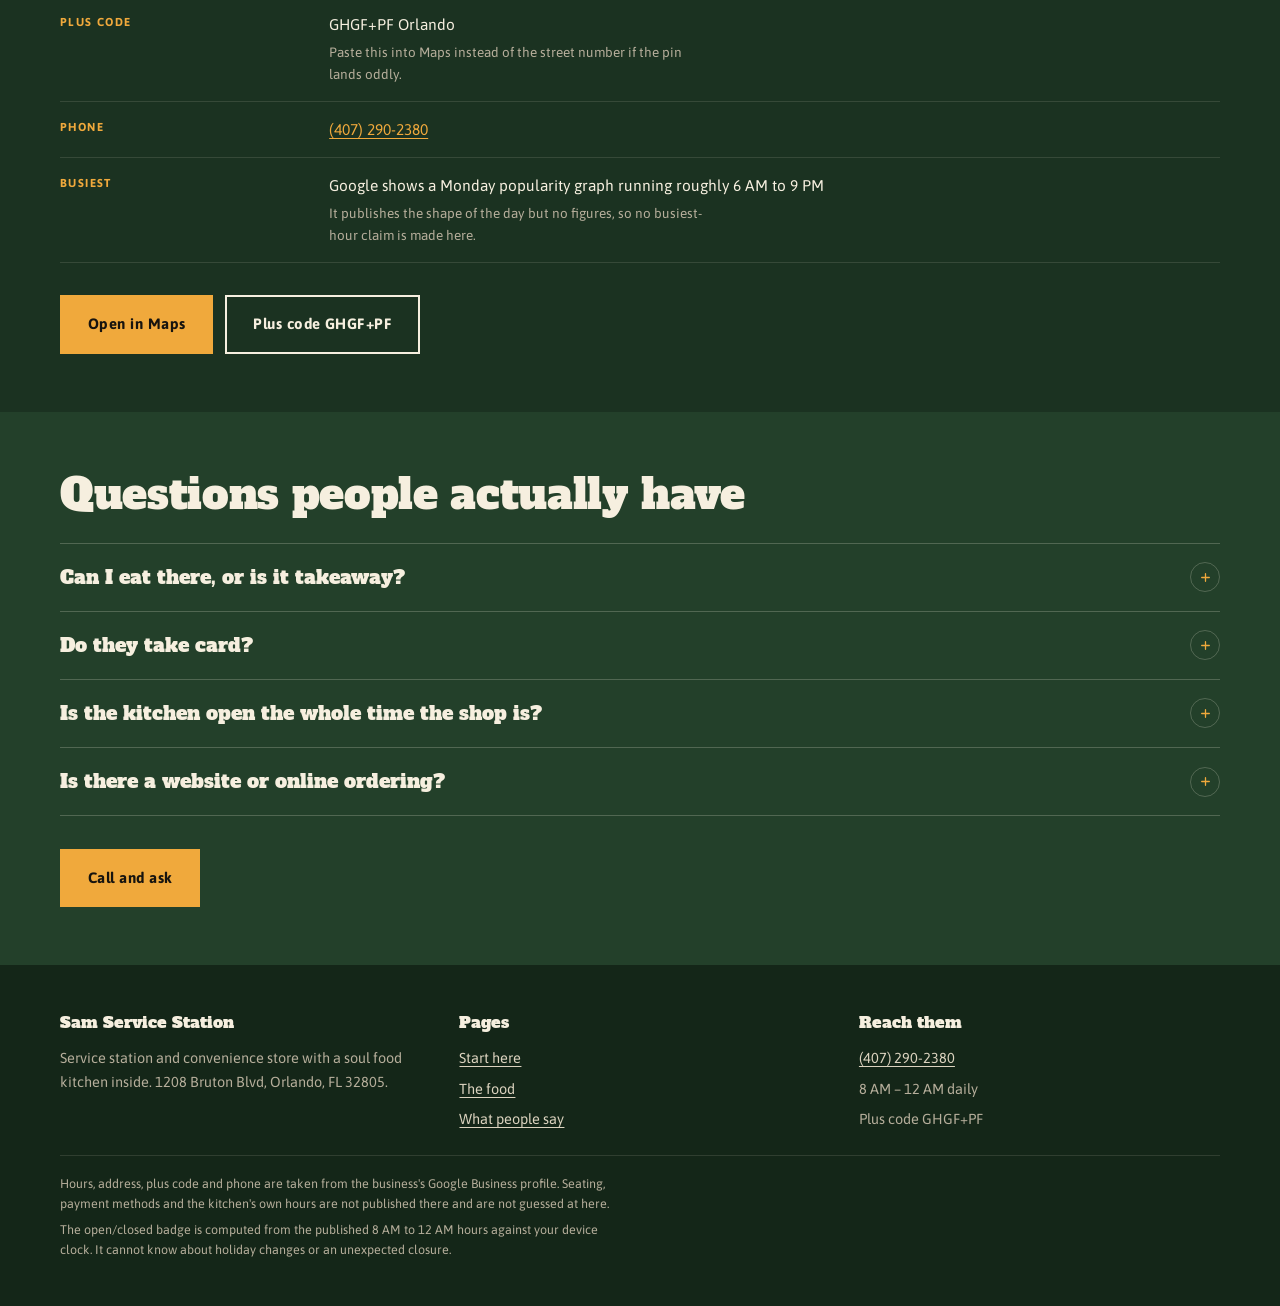
<file: visit.html>
<!DOCTYPE html>
<html lang="en">
<head>
<meta charset="utf-8">
<meta name="viewport" content="width=device-width, initial-scale=1">
<title>Hours &amp; directions — Sam Service Station, 1208 Bruton Blvd, Orlando</title>
<meta name="description" content="Open 8 AM to 12 AM every day at 1208 Bruton Blvd, Orlando FL 32805. Plus code GHGF+PF. Today's row is highlighted live.">
<link rel="canonical" href="https://stevelouisjean0-byte.github.io/sam-service-station/visit.html">
<meta name="theme-color" content="#23402A">
<link rel="icon" href="assets/favicon.svg" type="image/svg+xml">

<meta property="og:type" content="website">
<meta property="og:site_name" content="Sam Service Station">
<meta property="og:title" content="Hours &amp; directions — Sam Service Station">
<meta property="og:description" content="8 AM to 12 AM, seven days a week. 1208 Bruton Blvd, Orlando.">
<meta property="og:url" content="https://stevelouisjean0-byte.github.io/sam-service-station/visit.html">
<meta name="twitter:card" content="summary">

<link rel="preconnect" href="https://fonts.googleapis.com">
<link rel="preconnect" href="https://fonts.gstatic.com" crossorigin>
<link rel="stylesheet" href="https://fonts.googleapis.com/css2?family=Alfa+Slab+One&family=Asap:wght@400;500;600;700&display=swap">
<link rel="stylesheet" href="assets/site.css">
</head>
<body>

<span class="grain" aria-hidden="true"></span>
<a class="skip" href="#main">Skip to content</a>

<header class="band sign">
  <div class="hold">
    <p class="kind"><i aria-hidden="true"></i> <a href="index.html" style="color: var(--cream-2); text-decoration: none">Sam Service Station</a> &nbsp;/&nbsp; Hours &amp; directions</p>
    <h1 class="name">Open <em>every day</em><br>8 AM to 12 AM.</h1>
    <p class="plain">Same hours all seven days, including Sunday. That is unusually simple, and it is exactly what the listing publishes.</p>
    <p class="now" data-now data-open="unknown">
      <span class="dot" aria-hidden="true"></span>
      <b data-now-label>Open 8 AM &ndash; 12 AM</b>
      <span data-now-detail>Every day of the week</span>
    </p>
    <div class="acts">
      <a class="btn btn--go" href="https://www.google.com/maps/search/?api=1&amp;query=Sam+Service+Station+1208+Bruton+Blvd+Orlando+FL+32805" target="_blank" rel="noopener">Open in Maps</a>
      <a class="btn" href="tel:+14072902380">Call (407) 290-2380</a>
    </div>
  </div>
</header>

<nav class="nav" aria-label="Main">
  <ul>
    <li><a href="index.html">Start here</a></li>
    <li><a href="food.html">The food</a></li>
    <li><a href="visit.html" aria-current="page">Hours &amp; directions</a></li>
    <li><a href="reviews.html">What people say</a></li>
  </ul>
</nav>

<main id="main">

  <section class="band section">
    <div class="hold">
      <h2 class="h-big">The week</h2>
      <table class="hours">
        <caption>Published on the Google listing. Today&#39;s row highlights itself using your device clock.</caption>
        <thead><tr><th scope="col">Day</th><th scope="col">Open</th></tr></thead>
        <tbody>
          <tr data-day="1"><th scope="row">Monday</th><td>8 AM &ndash; 12 AM</td></tr>
          <tr data-day="2"><th scope="row">Tuesday</th><td>8 AM &ndash; 12 AM</td></tr>
          <tr data-day="3"><th scope="row">Wednesday</th><td>8 AM &ndash; 12 AM</td></tr>
          <tr data-day="4"><th scope="row">Thursday</th><td>8 AM &ndash; 12 AM</td></tr>
          <tr data-day="5"><th scope="row">Friday</th><td>8 AM &ndash; 12 AM</td></tr>
          <tr data-day="6"><th scope="row">Saturday</th><td>8 AM &ndash; 12 AM</td></tr>
          <tr data-day="0"><th scope="row">Sunday</th><td>8 AM &ndash; 12 AM</td></tr>
        </tbody>
      </table>

      <div class="blank">
        <p><strong>Public holidays are the one exception.</strong> The listing carries a warning against Monday that holiday hours &ldquo;might differ&rdquo;, with Labor Day named. On any public holiday, ring before you set out rather than trusting the table above.</p>
      </div>
    </div>
  </section>

  <section class="band band--mid section">
    <div class="hold">
      <h2 class="h-big">Getting there</h2>
      <div class="facts">
        <div><span class="k">Address</span><span class="v">1208 Bruton Blvd<br>Orlando, FL 32805</span></div>
        <div><span class="k">Plus code</span><span class="v">GHGF+PF Orlando<small>Paste this into Maps instead of the street number if the pin lands oddly.</small></span></div>
        <div><span class="k">Phone</span><span class="v"><a href="tel:+14072902380">(407) 290-2380</a></span></div>
        <div><span class="k">Busiest</span><span class="v">Google shows a Monday popularity graph running roughly 6 AM to 9 PM<small>It publishes the shape of the day but no figures, so no busiest-hour claim is made here.</small></span></div>
      </div>

      <div class="acts">
        <a class="btn btn--go" href="https://www.google.com/maps/search/?api=1&amp;query=Sam+Service+Station+1208+Bruton+Blvd+Orlando+FL+32805" target="_blank" rel="noopener">Open in Maps</a>
        <a class="btn" href="https://www.google.com/maps/search/?api=1&amp;query=GHGF%2BPF+Orlando+FL" target="_blank" rel="noopener">Plus code GHGF+PF</a>
      </div>
    </div>
  </section>

  <section class="band section">
    <div class="hold">
      <h2 class="h-big">Questions people actually have</h2>
      <div class="qs">
        <details class="q">
          <summary>Can I eat there, or is it takeaway?<span class="q-mark" aria-hidden="true"><svg width="13" height="13" viewBox="0 0 24 24" fill="none" stroke="currentColor" stroke-width="2.4" stroke-linecap="round"><path d="M12 5v14M5 12h14"/></svg></span></summary>
          <div class="q-body prose"><p><strong>Not published.</strong> Nothing on the listing says whether there is seating. Reviewers describe the food, not the room. Worth asking on the call.</p></div>
        </details>
        <details class="q">
          <summary>Do they take card?<span class="q-mark" aria-hidden="true"><svg width="13" height="13" viewBox="0 0 24 24" fill="none" stroke="currentColor" stroke-width="2.4" stroke-linecap="round"><path d="M12 5v14M5 12h14"/></svg></span></summary>
          <div class="q-body prose"><p><strong>Not published.</strong> No payment methods appear on the listing. Carry cash as a fallback and ask when you ring.</p></div>
        </details>
        <details class="q">
          <summary>Is the kitchen open the whole time the shop is?<span class="q-mark" aria-hidden="true"><svg width="13" height="13" viewBox="0 0 24 24" fill="none" stroke="currentColor" stroke-width="2.4" stroke-linecap="round"><path d="M12 5v14M5 12h14"/></svg></span></summary>
          <div class="q-body prose"><p><strong>Unknown, and worth checking.</strong> The 8 AM to 12 AM hours are published for the business as a whole. A kitchen inside a shop often runs shorter hours than the shop, so if you are going specifically for food, ring first.</p></div>
        </details>
        <details class="q">
          <summary>Is there a website or online ordering?<span class="q-mark" aria-hidden="true"><svg width="13" height="13" viewBox="0 0 24 24" fill="none" stroke="currentColor" stroke-width="2.4" stroke-linecap="round"><path d="M12 5v14M5 12h14"/></svg></span></summary>
          <div class="q-body prose"><p><strong>No.</strong> The Google listing has no website attached, and no ordering link. The phone is the only channel.</p></div>
        </details>
      </div>

      <div class="acts">
        <a class="btn btn--go" href="tel:+14072902380">Call and ask</a>
      </div>
    </div>
  </section>
</main>

<footer class="band foot">
  <div class="hold">
    <div class="foot-grid">
      <div>
        <h4>Sam Service Station</h4>
        <p>Service station and convenience store with a soul food kitchen inside. 1208 Bruton Blvd, Orlando, FL 32805.</p>
      </div>
      <div>
        <h4>Pages</h4>
        <ul>
          <li><a href="index.html">Start here</a></li>
          <li><a href="food.html">The food</a></li>
          <li><a href="reviews.html">What people say</a></li>
        </ul>
      </div>
      <div>
        <h4>Reach them</h4>
        <ul>
          <li><a href="tel:+14072902380">(407) 290-2380</a></li>
          <li>8 AM &ndash; 12 AM daily</li>
          <li>Plus code GHGF+PF</li>
        </ul>
      </div>
    </div>
    <div class="foot-legal">
      <p>Hours, address, plus code and phone are taken from the business&#39;s Google Business profile. Seating, payment methods and the kitchen&#39;s own hours are not published there and are not guessed at here.</p>
      <p>The open/closed badge is computed from the published 8 AM to 12 AM hours against your device clock. It cannot know about holiday changes or an unexpected closure.</p>
    </div>
  </div>
</footer>

<nav class="callbar" aria-label="Quick actions">
  <a class="solid" href="tel:+14072902380">Call</a>
  <a href="https://www.google.com/maps/search/?api=1&amp;query=Sam+Service+Station+1208+Bruton+Blvd+Orlando+FL+32805" target="_blank" rel="noopener">Directions</a>
</nav>

<script>
(function () {
  var OPEN_HOUR = 8;
  function update() {
    var now = new Date();
    var open = now.getHours() >= OPEN_HOUR;
    var box = document.querySelector("[data-now]");
    if (box) {
      box.setAttribute("data-open", open ? "yes" : "no");
      var label = box.querySelector("[data-now-label]");
      var detail = box.querySelector("[data-now-detail]");
      if (label) label.textContent = open ? "Open right now" : "Closed right now";
      if (detail) detail.textContent = open
        ? "Closes at 12 AM · 8 AM to 12 AM every day"
        : "Opens at 8 AM · 8 AM to 12 AM every day";
    }
    var rows = document.querySelectorAll("[data-day]");
    for (var i = 0; i < rows.length; i++) {
      rows[i].setAttribute("data-today", Number(rows[i].getAttribute("data-day")) === now.getDay() ? "yes" : "no");
    }
  }
  update();
  setInterval(update, 60000);
})();
</script>

</body>
</html>
</file>
<file: assets/site.css>
/* ============================================================
   Sam Service Station Inc LLC — 1208 Bruton Blvd, Orlando
   "The plate lunch"

   Google files this as a convenience store. All fourteen reviews are
   about the soul food kitchen inside it. So the site leads with the
   thing that confuses people — a service station with a kitchen in
   the back — and answers every practical question before it is asked.

   Ground is deep collard green, lettering is cream, and the two hot
   accents are amber and paprika. Textures animate: a warm light that
   breathes behind the open sign, and a slow film grain over the whole
   page. Both stop dead under prefers-reduced-motion.
   ============================================================ */

:root {
  color-scheme: dark;

  --greens:    #23402A;
  --greens-2:  #1B3221;
  --greens-3:  #142618;
  --greens-up: #2C4E33;

  --cream:     #F6EFDF;
  --cream-2:   #DCD3BF;
  --cream-3:   #B6AE9B;

  --amber:     #F0A93C;
  --amber-2:   #C8842A;
  /* brightened so the closed-state dot clears 3:1 on the green ground */
  --paprika:   #FF8A5C;

  --on-amber:  #17140F;
  --ink:       #14100C;

  --rule:      rgba(246, 239, 223, 0.22);
  --rule-soft: rgba(246, 239, 223, 0.12);

  --display: "Alfa Slab One", "Rockwell", Georgia, serif;
  --sans: "Asap", ui-sans-serif, system-ui, -apple-system, "Segoe UI", Arial, sans-serif;

  --gut: clamp(18px, 5vw, 56px);
  --hold: 1160px;
  --ease: cubic-bezier(0.16, 1, 0.3, 1);
}

*, *::before, *::after { box-sizing: border-box; }
html { -webkit-text-size-adjust: 100%; scroll-behavior: smooth; }

body {
  margin: 0;
  background: var(--greens);
  color: var(--cream);
  font-family: var(--sans);
  font-size: clamp(16.5px, 0.9vw + 14px, 18.5px);
  line-height: 1.62;
  font-variant-numeric: tabular-nums;
  -webkit-tap-highlight-color: rgba(240, 169, 60, 0.24);
  touch-action: manipulation;
}

h1, h2, h3, h4, p, ul, ol, dl, dd, figure, blockquote, table { margin: 0; }
img { max-width: 100%; display: block; }

/* ---------- browser surfaces ---------- */

::selection { background: var(--amber); color: var(--on-amber); }
:root { caret-color: var(--amber); accent-color: var(--amber); }
::marker { color: var(--amber); }
:focus-visible { outline: 3px solid var(--amber); outline-offset: 3px; border-radius: 2px; }

@supports selector(::-webkit-scrollbar) {
  ::-webkit-scrollbar { width: 13px; height: 13px; }
  ::-webkit-scrollbar-track { background: var(--greens-3); }
  ::-webkit-scrollbar-thumb { background: var(--amber-2); border: 3px solid var(--greens-3); }
  ::-webkit-scrollbar-thumb:hover { background: var(--amber); }
}
* { scrollbar-color: var(--amber-2) var(--greens-3); }

a { color: var(--amber); text-underline-offset: 0.2em; text-decoration-thickness: 1px; }
a:hover { color: #FFC46B; text-decoration-thickness: 2px; }

.skip {
  position: absolute; left: -9999px; top: 0; z-index: 100;
  background: var(--amber); color: var(--on-amber);
  padding: 14px 20px; font-weight: 700; font-size: 14px;
  letter-spacing: 0.04em; text-transform: uppercase;
}
.skip:focus { left: 0; }

/* ---------- animated film grain, page-wide ---------- */

.grain {
  position: fixed; inset: -50%;
  pointer-events: none; z-index: 3;
  opacity: 0.055;
  background-image: url("data:image/svg+xml,%3Csvg xmlns='http://www.w3.org/2000/svg' width='160' height='160'%3E%3Cfilter id='n'%3E%3CfeTurbulence type='fractalNoise' baseFrequency='0.82' numOctaves='3'/%3E%3C/filter%3E%3Crect width='160' height='160' filter='url(%23n)'/%3E%3C/svg%3E");
  animation: grain-drift 700ms steps(4) infinite;
}
@keyframes grain-drift {
  0%   { transform: translate(0, 0); }
  25%  { transform: translate(-2%, 1.5%); }
  50%  { transform: translate(1.5%, -2%); }
  75%  { transform: translate(-1%, -1%); }
  100% { transform: translate(0, 0); }
}

/* ============================================================
   BANDS
   ============================================================ */

.band {
  position: relative;
  padding-left: max(var(--gut), env(safe-area-inset-left));
  padding-right: max(var(--gut), env(safe-area-inset-right));
}
.hold { max-width: var(--hold); margin-inline: auto; }
.band--dark  { background: var(--greens-3); }
.band--mid   { background: var(--greens-2); }
.band--amber { background: var(--amber); color: var(--on-amber); }
.band--amber a { color: var(--on-amber); }
.section { padding-top: clamp(40px, 6.5vh, 82px); padding-bottom: clamp(40px, 6.5vh, 82px); }
.section-sm { padding-top: clamp(26px, 4vh, 46px); padding-bottom: clamp(26px, 4vh, 46px); }

/* ============================================================
   THE SIGN — first viewport, and the animated warm light
   ============================================================ */

.sign { position: relative; overflow: hidden; padding-top: clamp(24px, 4vh, 46px); padding-bottom: clamp(30px, 5vh, 58px); }

/* the light that breathes behind the lettering */
.sign::before {
  content: "";
  position: absolute;
  left: 50%; top: -30%;
  width: min(1100px, 130%); aspect-ratio: 1 / 1;
  transform: translateX(-50%);
  background: radial-gradient(circle, rgba(240, 169, 60, 0.26) 0%, rgba(240, 169, 60, 0.09) 42%, transparent 68%);
  pointer-events: none;
  animation: warm 7s ease-in-out infinite;
}
@keyframes warm {
  0%, 100% { opacity: 0.62; transform: translateX(-50%) scale(1); }
  50%      { opacity: 1;    transform: translateX(-50%) scale(1.07); }
}

.sign > * { position: relative; z-index: 1; }

.kind {
  display: inline-flex; align-items: center; gap: 9px;
  font-size: clamp(11.5px, 1vw, 13px);
  letter-spacing: 0.16em; text-transform: uppercase; font-weight: 700;
  color: var(--cream-2);
}
.kind i { display: block; width: 22px; height: 2px; background: var(--amber); }

h1.name {
  font-family: var(--display);
  font-weight: 400;
  font-size: clamp(30px, 6.1vw, 74px);
  line-height: 1.02;
  letter-spacing: -0.012em;
  margin-top: clamp(12px, 2vh, 20px);
  text-wrap: balance;
}
h1.name em { font-style: normal; color: var(--amber); }

.plain {
  margin-top: clamp(16px, 2.6vh, 26px);
  max-width: 34ch;
  font-size: clamp(18px, 1.5vw, 23px);
  line-height: 1.45;
  color: var(--cream);
}

/* ---------- the live open sign ---------- */

.now {
  margin-top: clamp(22px, 3.6vh, 34px);
  display: inline-flex; align-items: center; gap: 12px;
  padding: 12px 20px 12px 16px;
  border: 1px solid var(--rule);
  background: rgba(20, 38, 24, 0.7);
  backdrop-filter: blur(2px);
}
.dot { width: 13px; height: 13px; border-radius: 999px; background: var(--cream-3); flex: none; }
.now[data-open="yes"] .dot { background: #6FD37F; animation: pulse 2.4s ease-in-out infinite; }
.now[data-open="no"] .dot { background: var(--paprika); }
@keyframes pulse { 0%, 100% { box-shadow: 0 0 0 0 rgba(111, 211, 127, 0.55); } 60% { box-shadow: 0 0 0 11px rgba(111, 211, 127, 0); } }

.now b { font-size: clamp(15px, 1.2vw, 17px); letter-spacing: 0.06em; text-transform: uppercase; }
.now span { font-size: clamp(13.5px, 1.05vw, 15px); color: var(--cream-2); }

/* ---------- the two big actions ---------- */

.acts { display: flex; flex-wrap: wrap; gap: 12px; margin-top: clamp(22px, 3.6vh, 34px); }

.btn {
  display: inline-flex; align-items: center; justify-content: center; gap: 10px;
  min-height: 58px; padding: 15px 26px;
  font-family: var(--sans); font-weight: 700;
  font-size: clamp(15px, 1.15vw, 17px);
  letter-spacing: 0.03em;
  text-decoration: none;
  border: 2px solid var(--cream); color: var(--cream); background: transparent;
  transition: background-color 200ms var(--ease), color 200ms var(--ease), transform 200ms var(--ease), border-color 200ms var(--ease);
}
.btn:hover { background: var(--cream); color: var(--greens-3); transform: translateY(-2px); }
.btn:active { transform: translateY(0); }
.btn--go { background: var(--amber); border-color: var(--amber); color: var(--on-amber); }
.btn--go:hover { background: #FFC46B; border-color: #FFC46B; color: var(--on-amber); }
.band--amber .btn { border-color: var(--on-amber); color: var(--on-amber); }
.band--amber .btn:hover { background: var(--on-amber); color: var(--amber); }
.btn svg { flex: none; }

/* ============================================================
   NAV — four items, plain words
   ============================================================ */

.nav { background: var(--greens-3); border-top: 1px solid var(--rule-soft); border-bottom: 1px solid var(--rule-soft); position: relative; z-index: 4; }
.nav ul { list-style: none; margin: 0 auto; padding: 0; max-width: var(--hold); display: grid; grid-template-columns: repeat(4, 1fr); }
.nav li { border-left: 1px solid var(--rule-soft); }
.nav li:first-child { border-left: 0; }
.nav a {
  display: block; padding: 15px clamp(10px, 1.4vw, 18px);
  min-height: 54px;
  text-decoration: none; color: var(--cream-2);
  font-weight: 700; font-size: clamp(13.5px, 1.1vw, 15.5px);
  transition: background-color 180ms var(--ease), color 180ms var(--ease);
}
.nav a:hover { background: rgba(246, 239, 223, 0.07); color: var(--cream); }
.nav a[aria-current="page"] { background: var(--amber); color: var(--on-amber); }

/* ============================================================
   TYPE
   ============================================================ */

.h-big { font-family: var(--display); font-weight: 400; font-size: clamp(24px, 3.6vw, 42px); line-height: 1.1; letter-spacing: -0.008em; text-wrap: balance; }
.h-mid { font-family: var(--display); font-weight: 400; font-size: clamp(18px, 2vw, 25px); line-height: 1.18; text-wrap: balance; }
.prose { max-width: 66ch; }
.prose p { font-size: clamp(16px, 1.05vw, 17.5px); }
.prose p + p { margin-top: 0.85em; }
.fine { font-size: 13.5px; line-height: 1.55; color: var(--cream-3); max-width: 74ch; }
.band--amber .fine { color: #4A3A14; }

/* ============================================================
   PLATES — photography with the heat shimmer
   ============================================================ */

.plate { position: relative; overflow: hidden; }
.plate img {
  width: 100%; height: clamp(240px, 46vh, 500px); object-fit: cover;
  animation: shimmer 22s ease-in-out infinite;
}
@keyframes shimmer {
  0%, 100% { transform: scale(1.04) translate(0, 0); }
  50%      { transform: scale(1.09) translate(-1.2%, -0.8%); }
}
.plate figcaption {
  position: absolute; left: 0; bottom: 0;
  background: var(--greens-3); color: var(--cream-2);
  font-size: clamp(11px, 0.9vw, 12.5px);
  padding: 9px 15px 10px; max-width: min(94%, 62ch); line-height: 1.45;
  border-top: 2px solid var(--amber);
}

/* ============================================================
   CARDS OF ANSWERS — the "no confusion" spine
   ============================================================ */

.qs { display: grid; gap: 0; margin-top: 26px; border-top: 1px solid var(--rule); }
.q { border-bottom: 1px solid var(--rule); }
.q > summary {
  display: flex; align-items: center; justify-content: space-between; gap: 16px;
  padding: 18px 0; cursor: pointer; list-style: none;
  font-family: var(--display); font-weight: 400;
  font-size: clamp(16px, 1.5vw, 20px);
  transition: color 180ms var(--ease);
}
.q > summary::-webkit-details-marker { display: none; }
.q > summary:hover { color: var(--amber); }
.q > summary:focus-visible { outline: 3px solid var(--amber); outline-offset: -3px; }
.q-mark { flex: none; width: 30px; height: 30px; border: 1px solid var(--rule); border-radius: 999px; display: grid; place-items: center; color: var(--amber); transition: transform 250ms var(--ease), background-color 200ms var(--ease); }
.q[open] .q-mark { transform: rotate(45deg); background: var(--amber); color: var(--on-amber); }
.q-body { padding-bottom: 22px; max-width: 64ch; }
.q-body p + p { margin-top: 0.8em; }

/* ============================================================
   HOURS TABLE — today highlighted live
   ============================================================ */

.hours { width: 100%; border-collapse: collapse; margin-top: 22px; }
.hours caption { text-align: left; font-size: 13.5px; color: var(--cream-3); padding-bottom: 12px; }
.hours th, .hours td { text-align: left; padding: 13px 14px 13px 0; border-bottom: 1px solid var(--rule-soft); font-size: clamp(15px, 1.05vw, 16.5px); }
.hours thead th { font-size: 12px; letter-spacing: 0.12em; text-transform: uppercase; color: var(--amber); font-weight: 700; }
.hours tbody th { font-weight: 700; }
.hours tr[data-today="yes"] { background: rgba(240, 169, 60, 0.14); }
.hours tr[data-today="yes"] th { color: var(--amber); }
.hours tr[data-today="yes"] th::after { content: " · today"; font-weight: 400; color: var(--cream-3); letter-spacing: 0.04em; }

/* ============================================================
   WHAT PEOPLE ORDERED — a slow ticker, pausable
   ============================================================ */

.ticker { overflow: hidden; border-top: 1px solid var(--rule); border-bottom: 1px solid var(--rule); padding: 0; }
.ticker-in {
  display: flex; gap: clamp(24px, 4vw, 56px); width: max-content;
  padding: 15px 0;
  animation: roll 34s linear infinite;
  font-family: var(--display); font-weight: 400;
  font-size: clamp(16px, 1.8vw, 23px);
  color: var(--cream-2);
}
.ticker:hover .ticker-in, .ticker:focus-within .ticker-in { animation-play-state: paused; }
.ticker-in span { white-space: nowrap; }
.ticker-in span::before { content: "★ "; color: var(--amber); }
@keyframes roll { from { transform: translateX(0); } to { transform: translateX(-50%); } }

/* ============================================================
   REVIEWS
   ============================================================ */

.score { display: flex; align-items: flex-end; gap: 16px; flex-wrap: wrap; }
.score b { font-family: var(--display); font-weight: 400; font-size: clamp(46px, 8vw, 92px); line-height: 0.84; color: var(--amber); }
.score span { font-size: clamp(14px, 1.05vw, 16px); color: var(--cream-2); padding-bottom: 8px; max-width: 38ch; }

.said { border-top: 1px solid var(--rule); padding: clamp(20px, 3vw, 32px) 0; display: grid; grid-template-columns: minmax(0, 1fr) minmax(150px, 22%); gap: clamp(14px, 2.6vw, 38px); align-items: start; }
.said q { font-size: clamp(17px, 1.9vw, 24px); line-height: 1.34; quotes: "\201C" "\201D"; }
.said cite { font-style: normal; font-size: 13px; line-height: 1.5; color: var(--cream-3); }
.trunc { color: var(--cream-3); font-size: 0.7em; letter-spacing: 0.03em; }

/* ============================================================
   FACT LIST
   ============================================================ */

.facts { display: grid; margin-top: 22px; }
.facts > div { display: grid; grid-template-columns: minmax(100px, 21%) 1fr; gap: clamp(12px, 2vw, 28px); padding: 15px 0; border-top: 1px solid var(--rule-soft); }
.facts > div:last-child { border-bottom: 1px solid var(--rule-soft); }
.facts .k { font-size: 11.5px; letter-spacing: 0.12em; text-transform: uppercase; color: var(--amber); font-weight: 700; line-height: 1.8; }
.facts .v { font-size: clamp(15.5px, 1.05vw, 17px); }
.facts small { display: block; margin-top: 5px; font-size: 13.5px; color: var(--cream-3); max-width: 54ch; }

/* On the amber band the fact labels were amber-on-amber (invisible) and the
   small print was cream-on-amber (unreadable). Everything on this field
   inverts to dark ink. */
.band--amber .facts .k { color: #40320F; }
.band--amber .facts small { color: #4A3A14; }
.band--amber .facts > div { border-top-color: rgba(23, 20, 15, 0.22); }
.band--amber .facts > div:last-child { border-bottom-color: rgba(23, 20, 15, 0.22); }
.band--amber .facts .v a { color: var(--on-amber); }

.blank { margin-top: 26px; padding: clamp(17px, 2.2vw, 24px); border: 1px dashed var(--rule); background: rgba(20, 38, 24, 0.5); }
.blank p { font-size: 14.5px; max-width: 62ch; }
.blank p + p { margin-top: 0.7em; }

/* ============================================================
   STICKY CALL BAR — mobile only, always one tap away
   ============================================================ */

.callbar {
  position: fixed; left: 0; right: 0; bottom: 0; z-index: 20;
  display: none;
  background: var(--amber);
  padding: 10px max(12px, env(safe-area-inset-left)) max(10px, env(safe-area-inset-bottom));
  gap: 10px;
  border-top: 2px solid var(--on-amber);
}
.callbar a {
  flex: 1; display: flex; align-items: center; justify-content: center; gap: 8px;
  min-height: 52px; text-decoration: none;
  font-weight: 700; font-size: 15.5px; color: var(--on-amber);
  border: 2px solid var(--on-amber);
}
.callbar a.solid { background: var(--on-amber); color: var(--amber); }

/* ============================================================
   FOOT
   ============================================================ */

.foot { background: var(--greens-3); color: var(--cream-3); padding-top: clamp(30px, 5vh, 52px); padding-bottom: max(clamp(30px, 5vh, 52px), env(safe-area-inset-bottom)); font-size: 14.5px; }
.foot-grid { display: grid; grid-template-columns: repeat(3, 1fr); gap: clamp(20px, 3vw, 44px); padding-bottom: 24px; border-bottom: 1px solid var(--rule-soft); }
.foot h4 { font-family: var(--display); font-weight: 400; font-size: 16px; color: var(--cream); margin-bottom: 10px; }
.foot ul { list-style: none; padding: 0; display: grid; gap: 7px; }
.foot a { color: var(--cream-2); }
.foot a:hover { color: var(--amber); }
.foot-legal { padding-top: 18px; display: grid; gap: 6px; font-size: 12.5px; }
.foot-legal p { max-width: 80ch; }

/* ============================================================
   RESPONSIVE
   ============================================================ */

@media (max-width: 860px) {
  .said { grid-template-columns: minmax(0, 1fr); }
  .foot-grid { grid-template-columns: 1fr 1fr; }
}

@media (max-width: 660px) {
  .nav ul { grid-template-columns: 1fr 1fr; }
  .nav li:nth-child(3) { border-left: 0; }
  .nav li:nth-child(n+3) { border-top: 1px solid var(--rule-soft); }
  .facts > div { grid-template-columns: minmax(0, 1fr); gap: 4px; }
  .foot-grid { grid-template-columns: minmax(0, 1fr); }
  .callbar { display: flex; }
  body { padding-bottom: 78px; }
  .acts .btn { width: 100%; }
}

@media (prefers-reduced-motion: reduce) {
  html { scroll-behavior: auto; }
  *, *::before, *::after { animation: none !important; transition-duration: 1ms !important; }
  .grain { opacity: 0.04; }
  .btn:hover { transform: none; }
}
</file>
